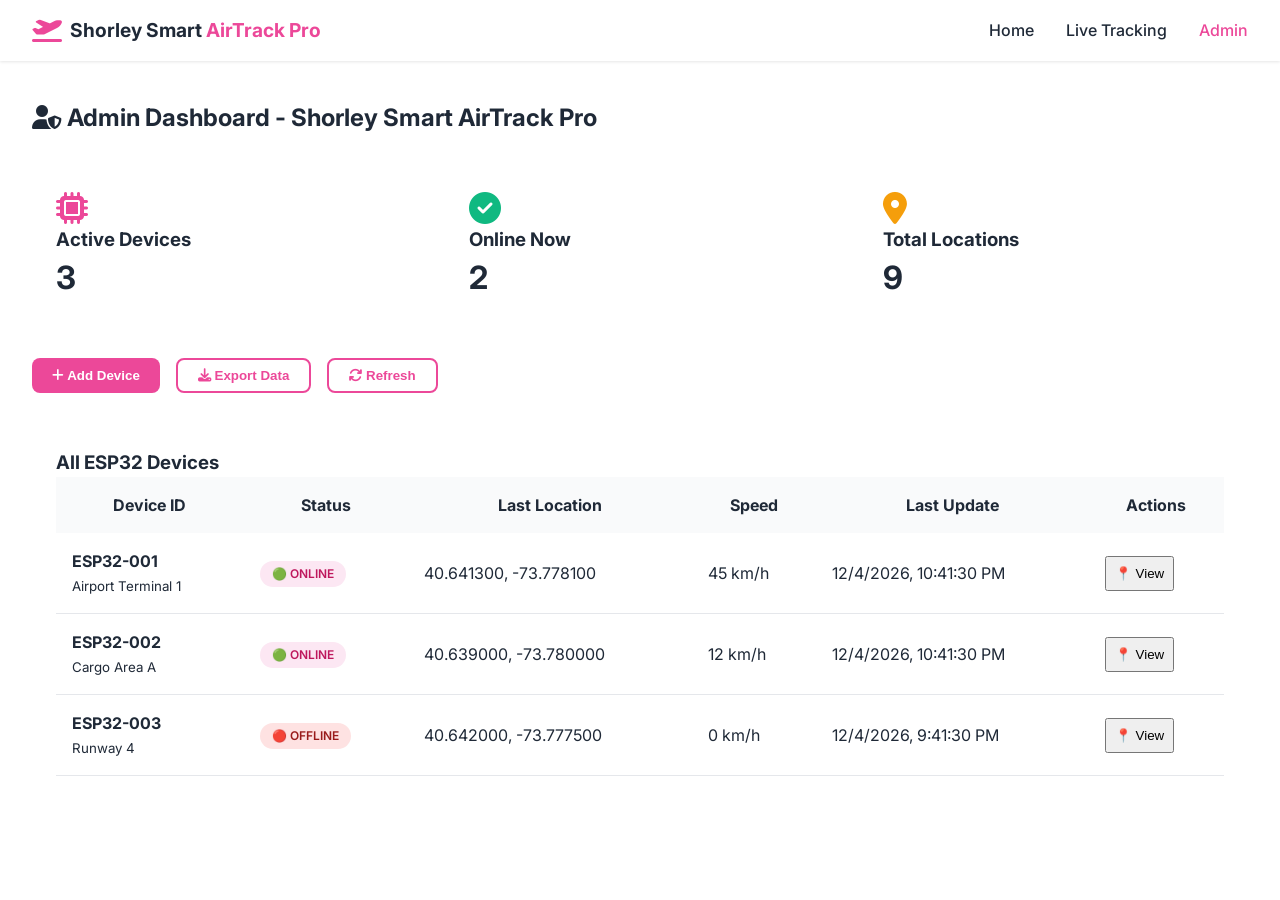
<file: admin.html>
<!DOCTYPE html>
<html lang="en">
<head>
    <meta charset="UTF-8">
    <meta name="viewport" content="width=device-width, initial-scale=1.0">
    <title>Admin Dashboard - Shorley Smart AirTrack Pro</title>
    <link rel="stylesheet" href="styles.css">
    <link href="https://fonts.googleapis.com/css2?family=Inter:wght@300;400;500;600;700;800&display=swap" rel="stylesheet">
    <link rel="stylesheet" href="https://cdnjs.cloudflare.com/ajax/libs/font-awesome/6.4.0/css/all.min.css">
</head>
<body>
    <nav class="navbar">
        <div class="container">
            <div class="logo">
                <i class="fas fa-plane-departure"></i>
                <span>Shorley Smart <span class="highlight">AirTrack Pro</span></span>
            </div>
            <ul class="nav-links">
                <li><a href="index.html">Home</a></li>
                <li><a href="tracking.html">Live Tracking</a></li>
                <li><a href="admin.html" class="active">Admin</a></li>
            </ul>
        </div>
    </nav>

    <section class="admin-section" style="padding: 100px 0 60px;">
        <div class="container">
            <h1><i class="fas fa-user-shield"></i> Admin Dashboard - Shorley Smart AirTrack Pro</h1>
            
            <div class="admin-stats" style="display: grid; grid-template-columns: repeat(auto-fit, minmax(250px, 1fr)); gap: 1.5rem; margin: 2rem 0;">
                <div class="stat-card" style="background: white; padding: 1.5rem; border-radius: 1rem;">
                    <i class="fas fa-microchip" style="font-size: 2rem; color: #ec4899;"></i>
                    <div><h3>Active Devices</h3><p class="stat-number" id="activeCount" style="font-size: 2rem; font-weight: 700;">0</p></div>
                </div>
                <div class="stat-card" style="background: white; padding: 1.5rem; border-radius: 1rem;">
                    <i class="fas fa-check-circle" style="font-size: 2rem; color: #10b981;"></i>
                    <div><h3>Online Now</h3><p class="stat-number" id="onlineCount" style="font-size: 2rem; font-weight: 700;">0</p></div>
                </div>
                <div class="stat-card" style="background: white; padding: 1.5rem; border-radius: 1rem;">
                    <i class="fas fa-map-marker-alt" style="font-size: 2rem; color: #f59e0b;"></i>
                    <div><h3>Total Locations</h3><p class="stat-number" id="locationCount" style="font-size: 2rem; font-weight: 700;">0</p></div>
                </div>
            </div>

            <div class="admin-controls" style="margin: 2rem 0; display: flex; gap: 1rem;">
                <button onclick="showAddDevice()" class="btn-primary"><i class="fas fa-plus"></i> Add Device</button>
                <button onclick="exportData()" class="btn-secondary"><i class="fas fa-download"></i> Export Data</button>
                <button onclick="refreshData()" class="btn-secondary"><i class="fas fa-sync"></i> Refresh</button>
            </div>

            <div class="luggage-table" style="background: white; border-radius: 1rem; padding: 1.5rem;">
                <h3>All ESP32 Devices</h3>
                <div style="overflow-x: auto;">
                    <table style="width: 100%; border-collapse: collapse;">
                        <thead>
                            <tr style="background: #f9fafb;">
                                <th style="padding: 1rem;">Device ID</th>
                                <th style="padding: 1rem;">Status</th>
                                <th style="padding: 1rem;">Last Location</th>
                                <th style="padding: 1rem;">Speed</th>
                                <th style="padding: 1rem;">Last Update</th>
                                <th style="padding: 1rem;">Actions</th>
                            </tr>
                        </thead>
                        <tbody id="devicesTableBody">
                            <tr><td colspan="6" style="padding: 2rem; text-align: center;">Loading devices...</td></tr>
                        </tbody>
                    </table>
                </div>
            </div>
        </div>
    </section>

    <div id="addModal" style="display: none; position: fixed; top: 0; left: 0; width: 100%; height: 100%; background: rgba(0,0,0,0.5); justify-content: center; align-items: center; z-index: 1000;">
        <div style="background: white; border-radius: 1rem; padding: 2rem; width: 90%; max-width: 500px;">
            <h3>Add New ESP32 Device</h3>
            <input type="text" id="newDeviceId" placeholder="Device ID (e.g., ESP32-001)" style="width: 100%; padding: 0.75rem; margin: 1rem 0; border: 1px solid #ddd; border-radius: 0.5rem;">
            <input type="text" id="newDeviceName" placeholder="Device Name" style="width: 100%; padding: 0.75rem; margin: 1rem 0; border: 1px solid #ddd; border-radius: 0.5rem;">
            <button onclick="addDevice()" class="btn-primary">Add Device</button>
            <button onclick="closeModal()" class="btn-secondary">Cancel</button>
        </div>
    </div>

    <script>
        let devices = [
            { id: "ESP32-001", name: "Airport Terminal 1", status: "active", lat: 40.6413, lng: -73.7781, speed: 45, lastUpdate: new Date().toISOString() },
            { id: "ESP32-002", name: "Cargo Area A", status: "active", lat: 40.6390, lng: -73.7800, speed: 12, lastUpdate: new Date().toISOString() },
            { id: "ESP32-003", name: "Runway 4", status: "inactive", lat: 40.6420, lng: -73.7775, speed: 0, lastUpdate: new Date(Date.now() - 3600000).toISOString() }
        ];
        
        function loadAdminData() {
            document.getElementById('activeCount').textContent = devices.length;
            document.getElementById('onlineCount').textContent = devices.filter(d => d.status === 'active').length;
            document.getElementById('locationCount').textContent = devices.length * 3;
            
            const tableBody = document.getElementById('devicesTableBody');
            tableBody.innerHTML = devices.map(device => `
                <tr style="border-bottom: 1px solid #e5e7eb;">
                    <td style="padding: 1rem;"><strong>${device.id}</strong><br><small>${device.name}</small></td>
                    <td style="padding: 1rem;"><span class="status-badge ${device.status === 'active' ? 'in_transit' : 'delayed'}">${device.status === 'active' ? '🟢 ONLINE' : '🔴 OFFLINE'}</span></td>
                    <td style="padding: 1rem;">${device.lat.toFixed(6)}, ${device.lng.toFixed(6)}</td>
                    <td style="padding: 1rem;">${device.speed} km/h</td>
                    <td style="padding: 1rem;">${new Date(device.lastUpdate).toLocaleString()}</td>
                    <td style="padding: 1rem;"><button onclick="viewOnMap('${device.id}')" style="padding: 0.5rem; cursor: pointer;">📍 View</button></td>
                </tr>
            `).join('');
        }
        
        function showAddDevice() { document.getElementById('addModal').style.display = 'flex'; }
        function closeModal() { document.getElementById('addModal').style.display = 'none'; }
        
        function addDevice() {
            const newId = document.getElementById('newDeviceId').value.trim();
            const newName = document.getElementById('newDeviceName').value.trim();
            if (newId) {
                devices.push({ id: newId, name: newName, status: 'active', lat: 40.6413, lng: -73.7781, speed: 0, lastUpdate: new Date().toISOString() });
                loadAdminData();
                closeModal();
                alert(`Device ${newId} added!`);
            }
        }
        
        function viewOnMap(deviceId) { window.location.href = `tracking.html?device=${deviceId}`; }
        function exportData() { alert('Data exported to CSV!'); }
        function refreshData() { loadAdminData(); alert('Data refreshed!'); }
        
        loadAdminData();
    </script>
</body>
</html>
</file>
<file: styles.css>
* {
    margin: 0;
    padding: 0;
    box-sizing: border-box;
}

:root {
    --primary: #ec4899;
    --primary-dark: #db2777;
    --primary-light: #f472b6;
    --secondary: #10b981;
    --danger: #ef4444;
    --warning: #f59e0b;
    --dark: #1f2937;
    --light: #f9fafb;
    --gray: #6b7280;
    --border: #e5e7eb;
    --shadow: 0 1px 3px 0 rgb(0 0 0 / 0.1);
    --shadow-lg: 0 10px 15px -3px rgb(0 0 0 / 0.1);
}

body {
    font-family: 'Inter', sans-serif;
    color: var(--dark);
    line-height: 1.5;
    overflow-x: hidden;
}

.container {
    max-width: 1280px;
    margin: 0 auto;
    padding: 0 2rem;
}

.navbar {
    background: white;
    box-shadow: var(--shadow);
    position: fixed;
    width: 100%;
    top: 0;
    z-index: 1000;
}

.navbar .container {
    display: flex;
    justify-content: space-between;
    align-items: center;
    padding: 1rem 2rem;
}

.logo {
    font-size: 1.2rem;
    font-weight: 700;
    display: flex;
    align-items: center;
    gap: 0.5rem;
}

.logo i {
    color: var(--primary);
    font-size: 1.5rem;
}

.logo .highlight {
    color: var(--primary);
}

.nav-links {
    display: flex;
    list-style: none;
    gap: 2rem;
}

.nav-links a {
    text-decoration: none;
    color: var(--dark);
    font-weight: 500;
    transition: color 0.3s;
}

.nav-links a:hover,
.nav-links a.active {
    color: var(--primary);
}

.nav-buttons {
    display: flex;
    gap: 1rem;
}

.btn-primary, .btn-secondary {
    padding: 0.5rem 1.25rem;
    border-radius: 0.5rem;
    text-decoration: none;
    font-weight: 600;
    transition: all 0.3s;
    display: inline-block;
    cursor: pointer;
}

.btn-primary {
    background: var(--primary);
    color: white;
    border: none;
}

.btn-primary:hover {
    background: var(--primary-dark);
    transform: translateY(-2px);
}

.btn-secondary {
    background: transparent;
    color: var(--primary);
    border: 2px solid var(--primary);
}

.btn-large {
    padding: 0.875rem 2rem;
    font-size: 1rem;
}

.hero {
    padding: 120px 0 80px;
    background: linear-gradient(135deg, #ec4899 0%, #be185d 100%);
    color: white;
    position: relative;
}

.hero .container {
    display: grid;
    grid-template-columns: 1fr 1fr;
    gap: 4rem;
    align-items: center;
}

.hero-badge {
    display: inline-flex;
    align-items: center;
    gap: 0.5rem;
    background: rgba(255, 255, 255, 0.2);
    padding: 0.5rem 1rem;
    border-radius: 2rem;
    font-size: 0.875rem;
    margin-bottom: 1.5rem;
}

.hero-title {
    font-size: 3rem;
    font-weight: 800;
    line-height: 1.2;
    margin-bottom: 1.5rem;
}

.gradient-text {
    background: linear-gradient(135deg, #fff, #fbcfe8);
    -webkit-background-clip: text;
    background-clip: text;
    color: transparent;
}

.hero-description {
    font-size: 1.125rem;
    opacity: 0.9;
    margin-bottom: 2rem;
}

.hero-buttons {
    display: flex;
    gap: 1rem;
    margin-bottom: 3rem;
}

.hero-stats {
    display: flex;
    gap: 3rem;
}

.stat {
    display: flex;
    flex-direction: column;
}

.stat-number {
    font-size: 2rem;
    font-weight: 700;
}

.stat-label {
    font-size: 0.875rem;
    opacity: 0.8;
}

.floating-card {
    position: absolute;
    background: white;
    color: var(--dark);
    padding: 0.75rem 1.25rem;
    border-radius: 0.75rem;
    box-shadow: var(--shadow-lg);
    display: flex;
    align-items: center;
    gap: 0.5rem;
    animation: float 3s ease-in-out infinite;
}

.floating-card i {
    color: var(--primary);
}

.card-1 { top: 20%; left: -10%; animation-delay: 0s; }
.card-2 { top: 60%; right: -5%; animation-delay: 1s; }
.card-3 { bottom: 20%; left: 10%; animation-delay: 2s; }

@keyframes float {
    0%, 100% { transform: translateY(0); }
    50% { transform: translateY(-20px); }
}

.features {
    padding: 80px 0;
    background: var(--light);
}

.section-header {
    text-align: center;
    margin-bottom: 3rem;
}

.section-tag {
    color: var(--primary);
    font-weight: 600;
    text-transform: uppercase;
    letter-spacing: 2px;
    font-size: 0.875rem;
}

.section-title {
    font-size: 2.5rem;
    font-weight: 700;
    margin: 1rem 0;
}

.section-description {
    color: var(--gray);
    max-width: 600px;
    margin: 0 auto;
}

.features-grid {
    display: grid;
    grid-template-columns: repeat(auto-fit, minmax(300px, 1fr));
    gap: 2rem;
}

.feature-card {
    background: white;
    padding: 2rem;
    border-radius: 1rem;
    transition: all 0.3s;
    text-align: center;
}

.feature-card:hover {
    transform: translateY(-5px);
    box-shadow: var(--shadow-lg);
}

.feature-icon {
    width: 70px;
    height: 70px;
    background: linear-gradient(135deg, var(--primary-light), var(--primary));
    border-radius: 1rem;
    display: flex;
    align-items: center;
    justify-content: center;
    margin: 0 auto 1.5rem;
}

.feature-icon i {
    font-size: 2rem;
    color: white;
}

.feature-card h3 {
    margin-bottom: 1rem;
}

.feature-card p {
    color: var(--gray);
}

.tracking-section {
    padding: 100px 0 60px;
    background: var(--light);
    min-height: 100vh;
}

.tracking-header {
    text-align: center;
    margin-bottom: 3rem;
}

.tracking-header h1 {
    font-size: 2rem;
    margin-bottom: 0.5rem;
}

.tracking-header h1 i {
    color: var(--primary);
}

.search-container {
    max-width: 600px;
    margin: 0 auto 2rem;
}

.search-box {
    display: flex;
    gap: 1rem;
    background: white;
    padding: 0.5rem;
    border-radius: 3rem;
    box-shadow: var(--shadow-lg);
    position: relative;
}

.search-box i {
    position: absolute;
    left: 1.5rem;
    top: 50%;
    transform: translateY(-50%);
    color: var(--gray);
}

.search-box input {
    flex: 1;
    padding: 1rem 1rem 1rem 3rem;
    border: none;
    outline: none;
    font-size: 1rem;
    border-radius: 3rem;
}

.search-box button {
    background: var(--primary);
    color: white;
    border: none;
    padding: 0.5rem 1.5rem;
    border-radius: 2rem;
    cursor: pointer;
    font-weight: 600;
}

.recent-tracking {
    display: flex;
    gap: 0.5rem;
    margin-top: 1rem;
    justify-content: center;
    flex-wrap: wrap;
}

.recent-tracking button {
    padding: 0.25rem 0.75rem;
    background: white;
    border: 1px solid var(--border);
    border-radius: 1rem;
    cursor: pointer;
}

.recent-tracking button:hover {
    background: var(--primary);
    color: white;
}

.dashboard-grid {
    display: grid;
    grid-template-columns: repeat(auto-fit, minmax(400px, 1fr));
    gap: 1.5rem;
    margin-top: 2rem;
}

.dashboard-card {
    background: white;
    border-radius: 1rem;
    overflow: hidden;
    box-shadow: var(--shadow);
}

.card-header {
    padding: 1rem 1.5rem;
    background: white;
    border-bottom: 1px solid var(--border);
    display: flex;
    align-items: center;
    gap: 0.75rem;
}

.card-header i {
    color: var(--primary);
}

.card-header h3 {
    flex: 1;
    font-size: 1rem;
}

.info-content, .location-content, .stats-content {
    padding: 1.5rem;
}

.info-row {
    display: flex;
    justify-content: space-between;
    padding: 0.75rem 0;
    border-bottom: 1px solid var(--border);
}

.info-label {
    font-weight: 500;
    color: var(--gray);
}

.status-badge {
    padding: 0.25rem 0.75rem;
    border-radius: 2rem;
    font-size: 0.75rem;
    font-weight: 600;
    display: inline-block;
}

.status-badge.in_transit { background: #fce7f3; color: #be185d; }
.status-badge.arrived { background: #d1fae5; color: #065f46; }
.status-badge.delayed { background: #fee2e2; color: #991b1b; }

.coordinates {
    display: grid;
    grid-template-columns: 1fr 1fr;
    gap: 1rem;
    margin-bottom: 1rem;
}

.coord {
    background: var(--light);
    padding: 0.75rem;
    border-radius: 0.5rem;
    text-align: center;
}

.coord span {
    display: block;
    font-size: 0.75rem;
    color: var(--gray);
}

.gps-details {
    background: var(--light);
    padding: 1rem;
    border-radius: 0.5rem;
    margin: 1rem 0;
}

.detail-row {
    display: flex;
    align-items: center;
    gap: 0.5rem;
    padding: 0.5rem 0;
}

.detail-row i {
    width: 25px;
    color: var(--primary);
}

.last-update {
    font-size: 0.75rem;
    color: var(--gray);
    display: flex;
    align-items: center;
    gap: 0.5rem;
}

.map-card {
    grid-column: span 2;
}

#map {
    height: 400px;
    width: 100%;
}

.map-controls {
    display: flex;
    gap: 0.5rem;
}

.map-controls button {
    padding: 0.25rem 0.5rem;
    background: var(--light);
    border: 1px solid var(--border);
    border-radius: 0.375rem;
    cursor: pointer;
}

.history-timeline {
    max-height: 300px;
    overflow-y: auto;
    padding: 1rem;
}

.timeline-item {
    padding: 1rem;
    border-left: 2px solid var(--primary);
    margin-left: 1rem;
    margin-bottom: 1rem;
    position: relative;
}

.timeline-item::before {
    content: '';
    position: absolute;
    left: -6px;
    top: 1rem;
    width: 10px;
    height: 10px;
    background: var(--primary);
    border-radius: 50%;
}

.timeline-time {
    font-size: 0.7rem;
    color: var(--gray);
}

.timeline-location {
    font-weight: 500;
    font-size: 0.85rem;
    margin: 0.25rem 0;
}

.loading {
    text-align: center;
    padding: 3rem;
}

.spinner {
    width: 50px;
    height: 50px;
    border: 3px solid var(--border);
    border-top-color: var(--primary);
    border-radius: 50%;
    animation: spin 1s linear infinite;
    margin: 0 auto 1rem;
}

@keyframes spin {
    to { transform: rotate(360deg); }
}

.footer {
    background: var(--dark);
    color: white;
    padding: 3rem 0 1rem;
}

.footer-content {
    display: grid;
    grid-template-columns: repeat(auto-fit, minmax(250px, 1fr));
    gap: 2rem;
    margin-bottom: 2rem;
}

.footer-section h4 {
    margin-bottom: 1rem;
    color: var(--primary-light);
}

.footer-section ul {
    list-style: none;
}

.footer-section ul li {
    margin-bottom: 0.5rem;
}

.footer-section ul li a {
    color: #9ca3af;
    text-decoration: none;
}

.social-links {
    display: flex;
    gap: 1rem;
    margin-top: 1rem;
}

.social-links a {
    color: white;
    font-size: 1.25rem;
}

.footer-bottom {
    text-align: center;
    padding-top: 2rem;
    border-top: 1px solid #374151;
    color: #9ca3af;
}

@media (max-width: 768px) {
    .nav-links, .nav-buttons {
        display: none;
    }
    
    .hero .container {
        grid-template-columns: 1fr;
    }
    
    .hero-title {
        font-size: 2rem;
    }
    
    .dashboard-grid {
        grid-template-columns: 1fr;
    }
    
    .map-card {
        grid-column: span 1;
    }
    
    .floating-card {
        display: none;
    }
}
</file>
